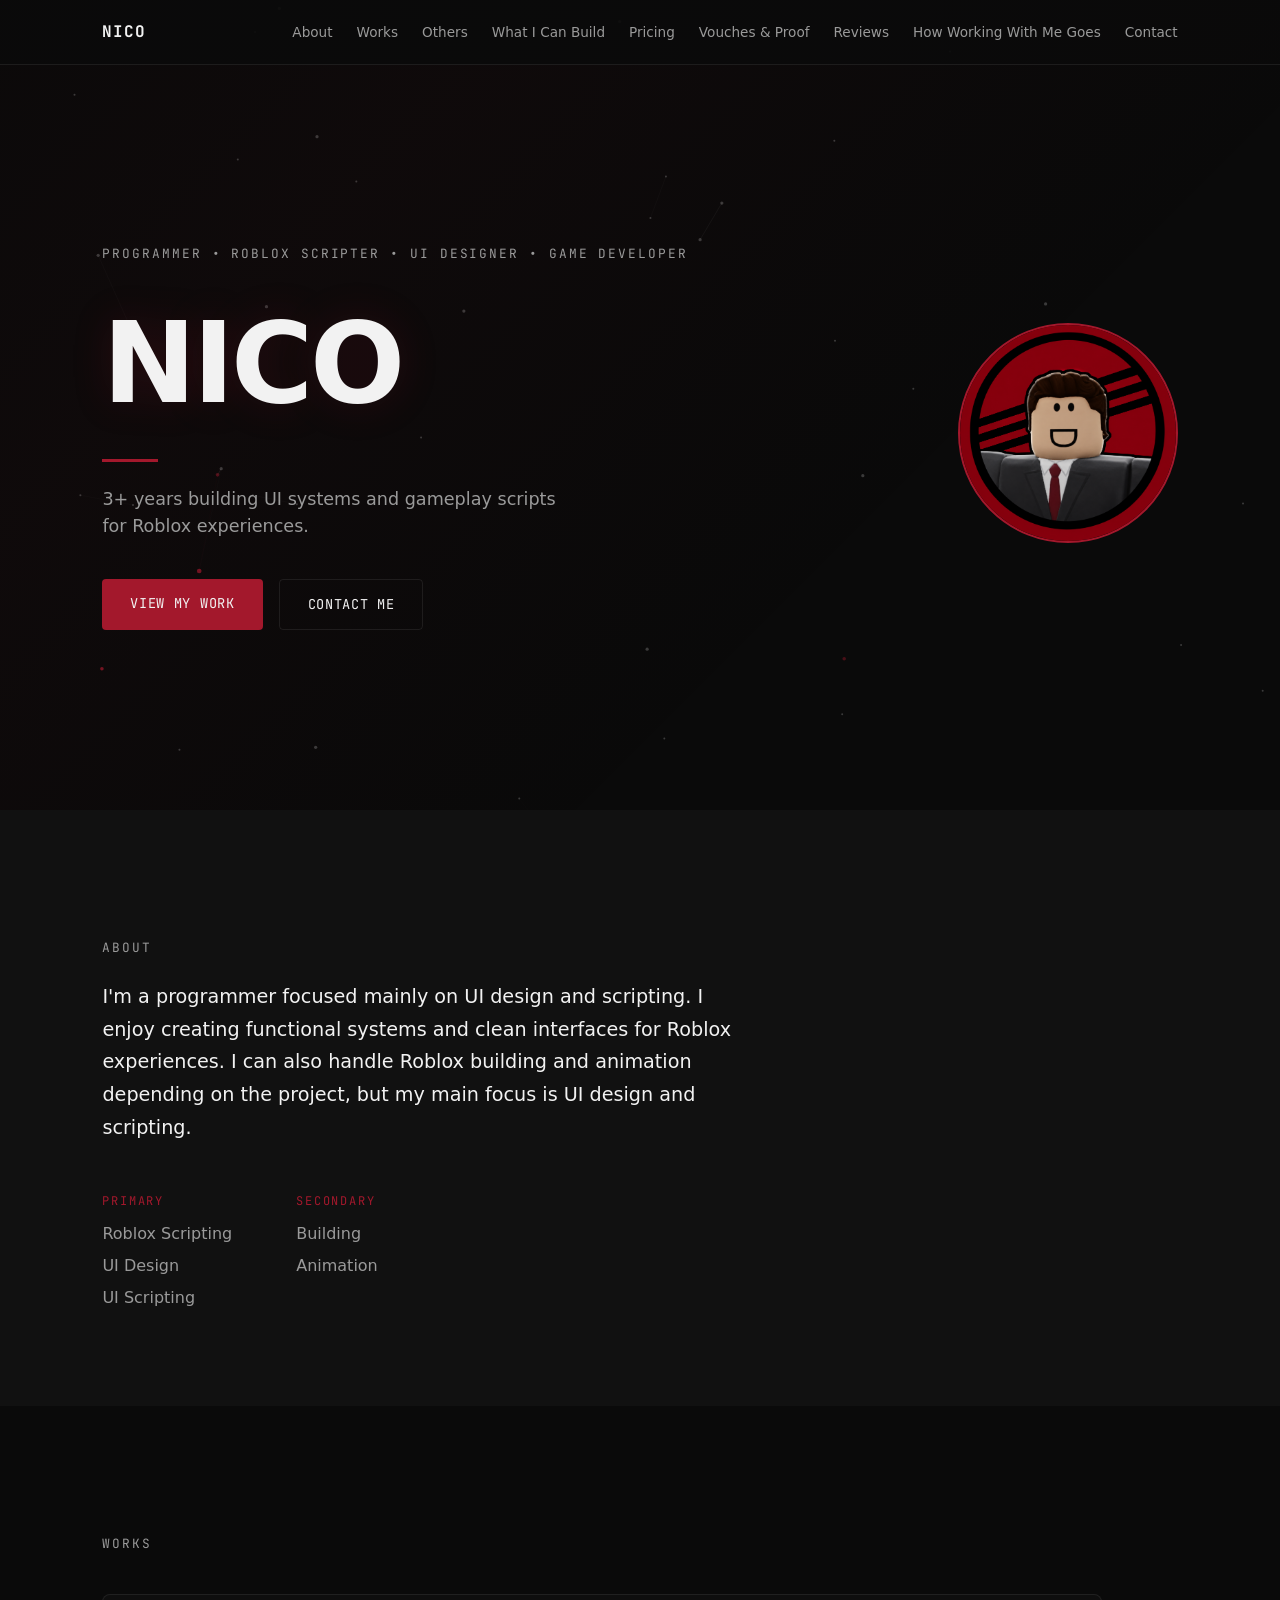
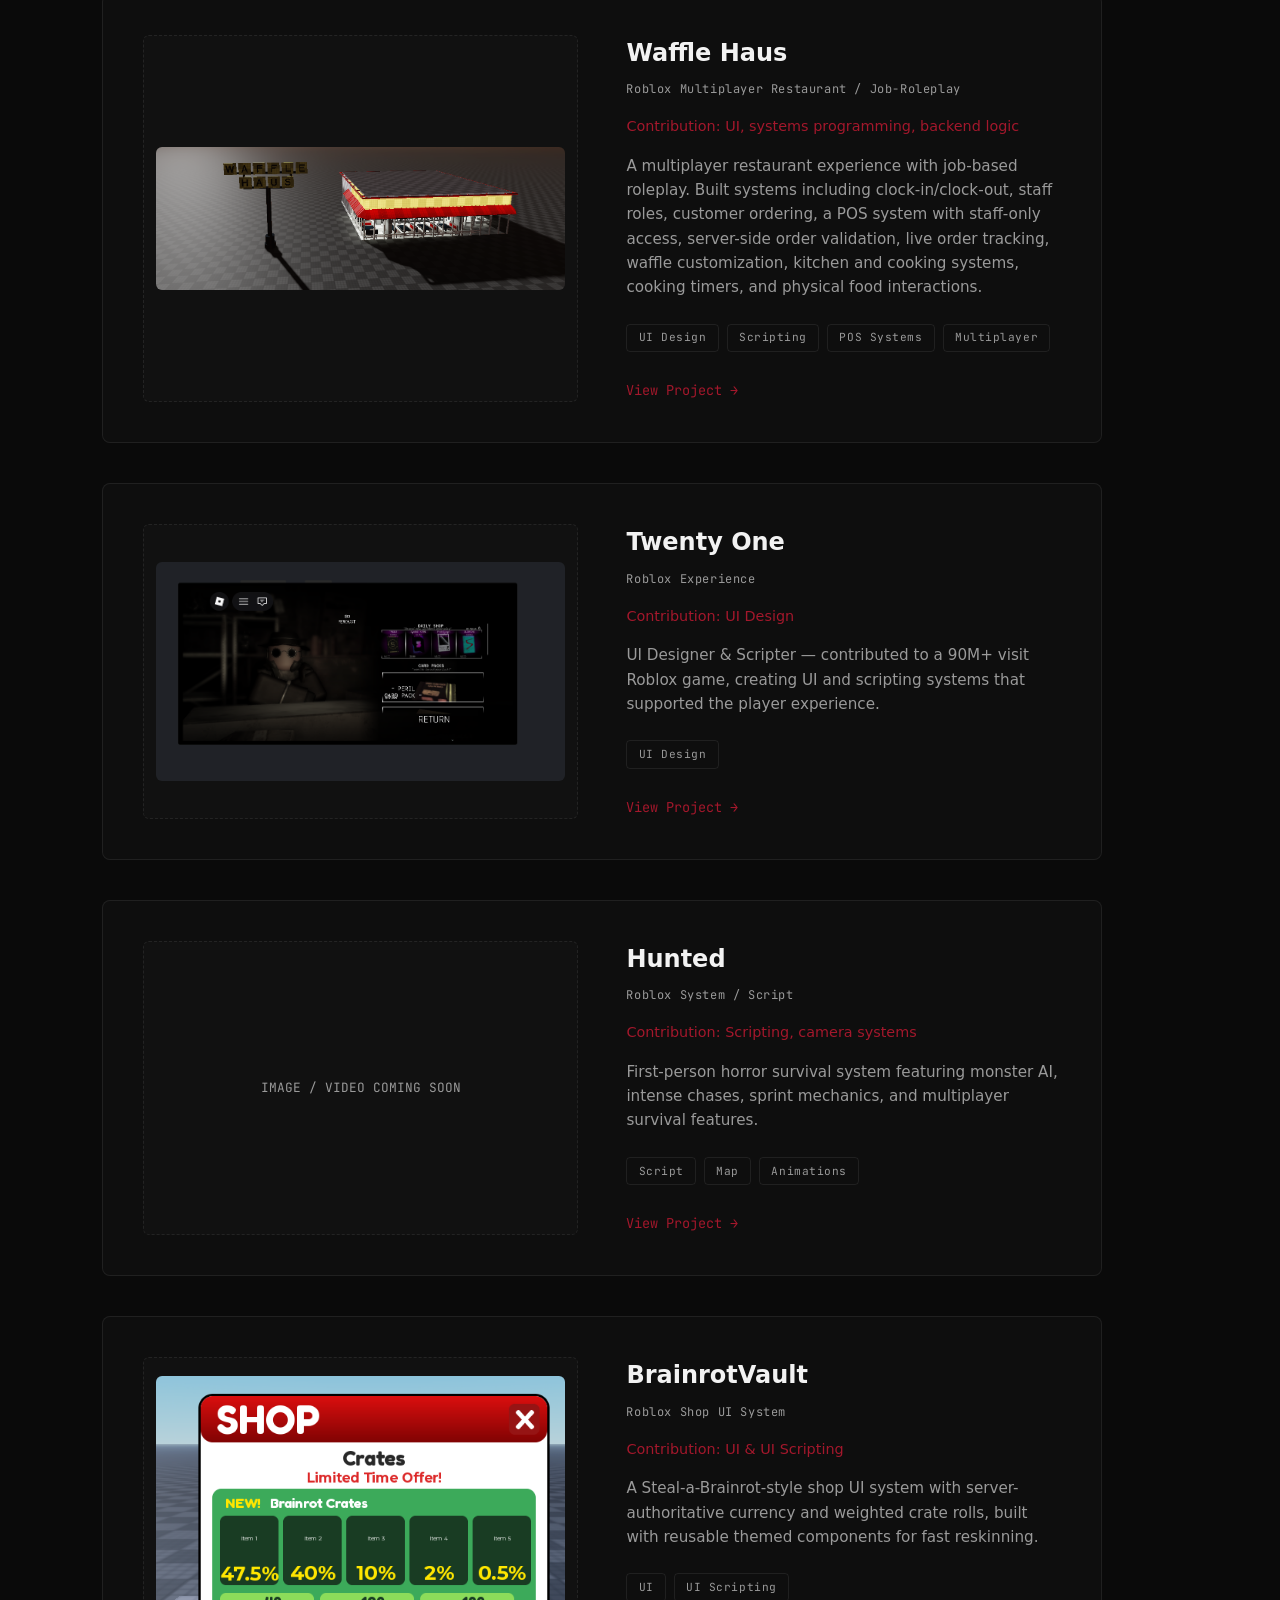
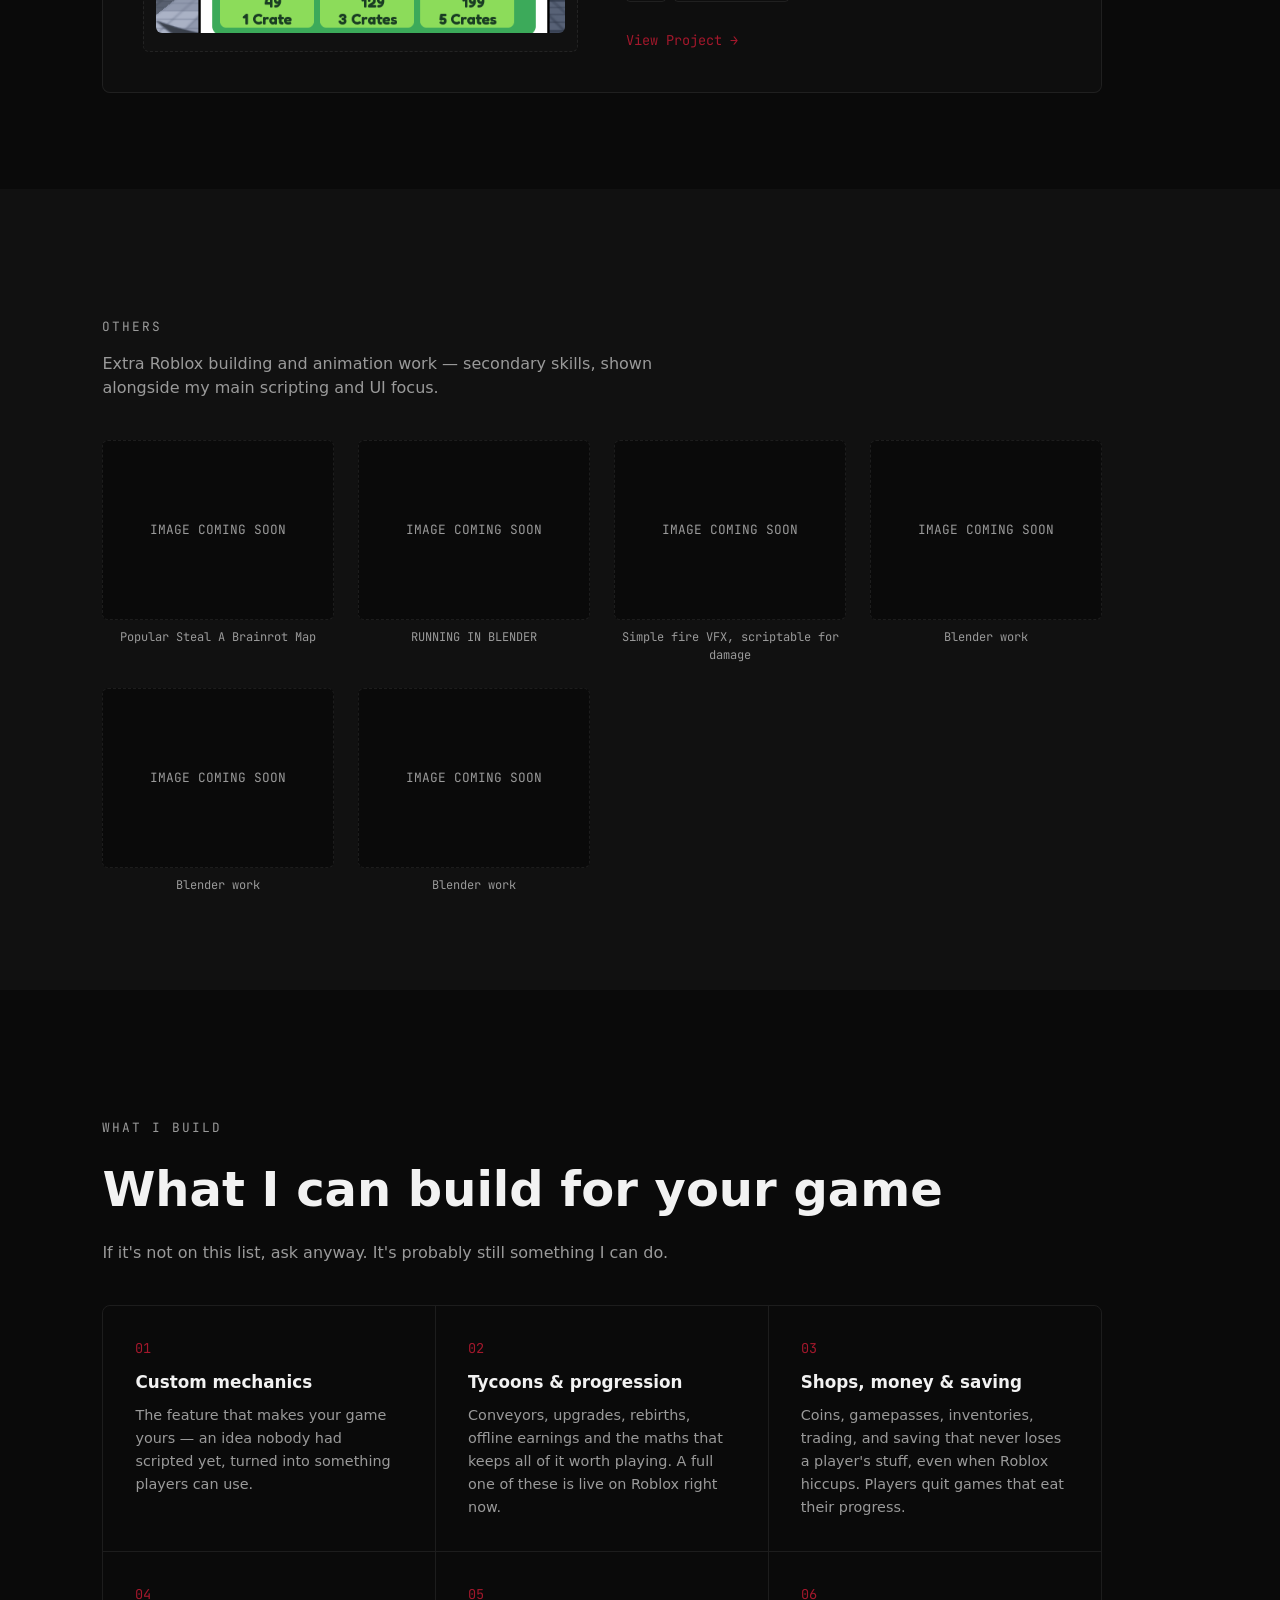
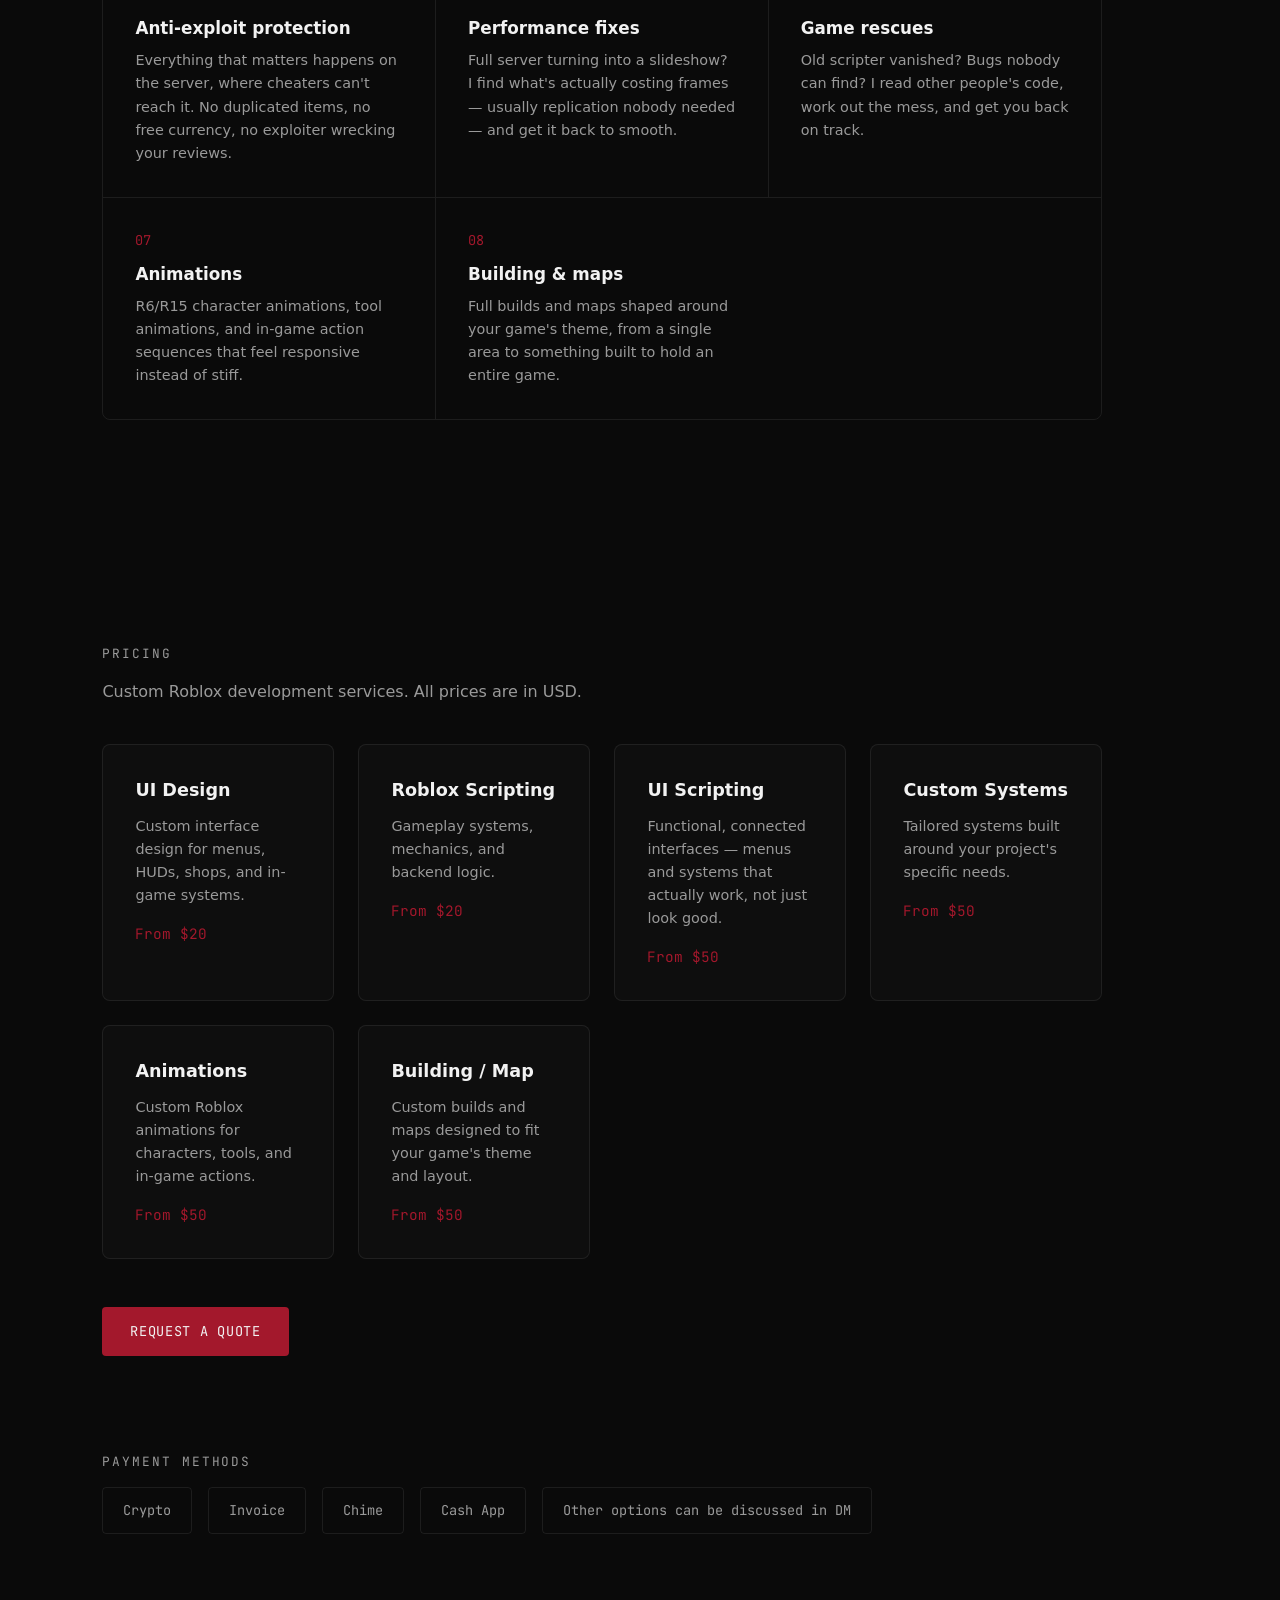
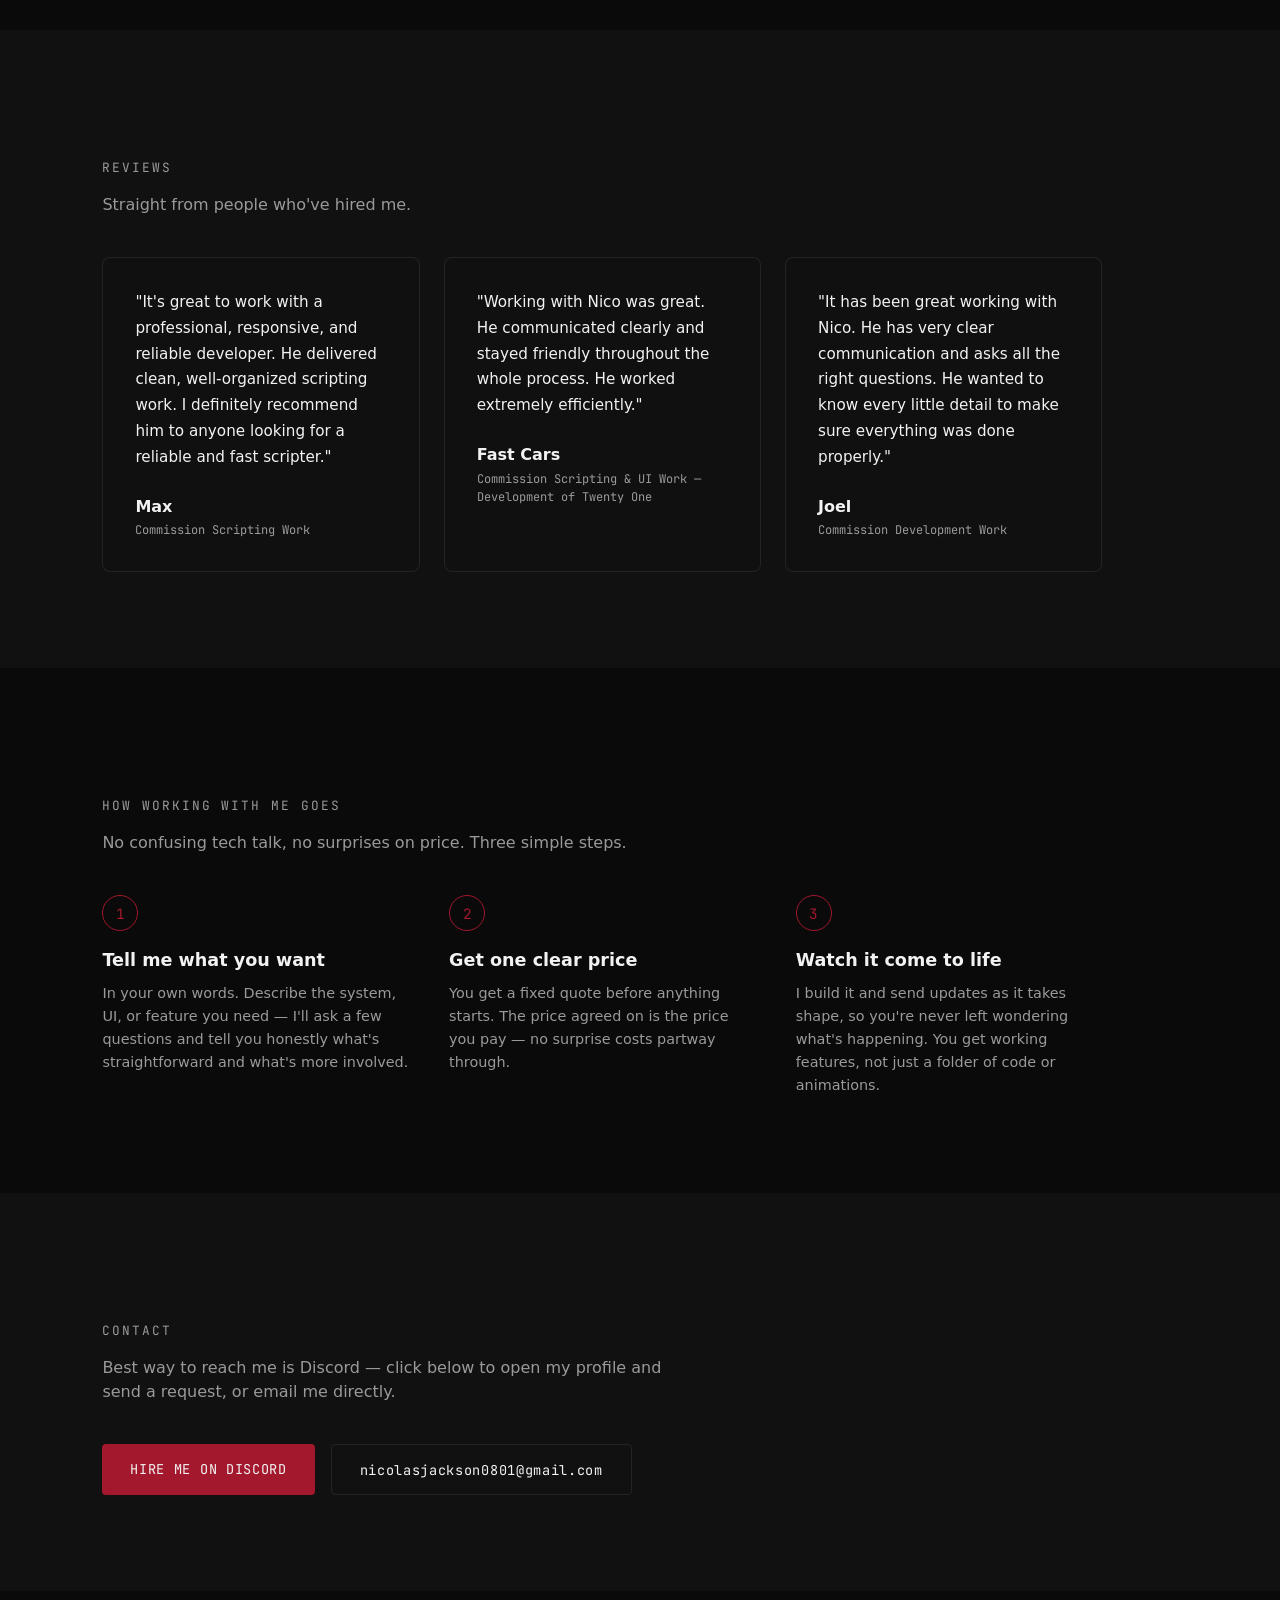
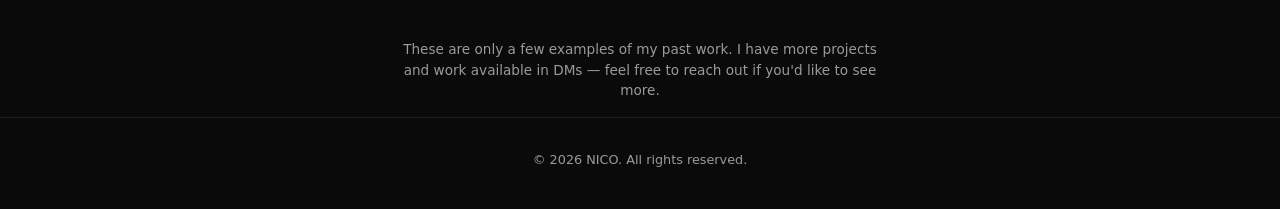
<file: index.html>
<!DOCTYPE html>
<html lang="en">
<head>
  <meta charset="UTF-8">
  <meta name="viewport" content="width=device-width, initial-scale=1.0">
  <title>NICO — Roblox Developer</title>
  <link rel="preconnect" href="https://api.fontshare.com">
  <link rel="preconnect" href="https://fonts.googleapis.com">
  <link rel="preconnect" href="https://fonts.gstatic.com" crossorigin>
  <link href="https://api.fontshare.com/v2/css?f[]=general-sans@400,500,600,700&display=swap" rel="stylesheet">
    <link href="https://fonts.googleapis.com/css2?family=JetBrains+Mono:wght@400;500&display=swap" rel="stylesheet">
  <link rel="stylesheet" href="css/style.css">
</head>
<body>

  <canvas id="bg-canvas"></canvas>

  <nav class="navbar">
    <a href="#home" class="nav-logo">NICO</a>
    <button class="nav-toggle" type="button" aria-label="Toggle menu">
      <span></span><span></span><span></span>
    </button>
    <div class="nav-links">
      <a href="#about">About</a>
      <a href="#works">Works</a>
      <a href="#builds">Others</a>
      <a href="#what-i-build">What I Can Build</a>
      <a href="#pricing">Pricing</a>
      <a href="proof.html">Vouches &amp; Proof</a>
      <a href="#reviews">Reviews</a>
      <a href="#how-it-works">How Working With Me Goes</a>
      <a href="#contact">Contact</a>
    </div>
  </nav>

  <header id="home">
    <div class="home-inner">
      <div class="home-content">
        <p class="eyebrow">PROGRAMMER • ROBLOX SCRIPTER • UI DESIGNER • GAME DEVELOPER</p>
        <h1 class="home-title">NICO</h1>
        <span class="home-title-accent"></span>
        <p class="home-subtitle">3+ years building UI systems and gameplay scripts for Roblox experiences.</p>
        <div class="home-buttons">
          <a href="#works" class="btn btn-primary">VIEW MY WORK</a>
          <a href="#contact" class="btn btn-secondary">CONTACT ME</a>
        </div>
      </div>
      <div class="home-visual">
        <img id="profile-pic" src="assets/images/profile.png" alt="NICO profile picture" class="profile-pic">
      </div>
    </div>
  </header>

  <section id="about" class="reveal">
    <div class="section-inner">
      <p class="eyebrow">ABOUT</p>
      <p class="about-bio">
        I'm a programmer focused mainly on UI design and scripting. I enjoy creating functional systems and clean interfaces for Roblox experiences. I can also handle Roblox building and animation depending on the project, but my main focus is UI design and scripting.
      </p>
      <div class="about-specialties">
        <div class="specialty-group">
          <p class="specialty-label">PRIMARY</p>
          <ul class="specialty-list">
            <li>Roblox Scripting</li>
            <li>UI Design</li>
            <li>UI Scripting</li>
          </ul>
        </div>
        <div class="specialty-group">
          <p class="specialty-label">SECONDARY</p>
          <ul class="specialty-list">
            <li>Building</li>
            <li>Animation</li>
          </ul>
        </div>
      </div>
    </div>
  </section>

  <section id="works" class="reveal">
    <div class="section-inner-wide">
      <p class="eyebrow">WORKS</p>
      <div id="works-container"></div>
    </div>
  </section>

  <section id="builds" class="reveal">
    <div class="section-inner-wide">
      <p class="eyebrow">OTHERS</p>
      <p class="section-note">Extra Roblox building and animation work — secondary skills, shown alongside my main scripting and UI focus.</p>
      <div class="builds-grid" id="builds-container"></div>
    </div>
  </section>

  <section id="what-i-build" class="reveal">
    <div class="section-inner-wide">
      <p class="eyebrow">WHAT I BUILD</p>
      <h2 class="proof-title">What I can build for your game</h2>
      <p class="section-note">If it's not on this list, ask anyway. It's probably still something I can do.</p>
      <div class="build-types-box">
        <div class="build-type-item">
          <p class="build-type-number">01</p>
          <h3 class="build-type-title">Custom mechanics</h3>
          <p class="build-type-desc">The feature that makes your game yours — an idea nobody had scripted yet, turned into something players can use.</p>
        </div>
        <div class="build-type-item">
          <p class="build-type-number">02</p>
          <h3 class="build-type-title">Tycoons &amp; progression</h3>
          <p class="build-type-desc">Conveyors, upgrades, rebirths, offline earnings and the maths that keeps all of it worth playing. A full one of these is live on Roblox right now.</p>
        </div>
        <div class="build-type-item">
          <p class="build-type-number">03</p>
          <h3 class="build-type-title">Shops, money &amp; saving</h3>
          <p class="build-type-desc">Coins, gamepasses, inventories, trading, and saving that never loses a player's stuff, even when Roblox hiccups. Players quit games that eat their progress.</p>
        </div>
        <div class="build-type-item">
          <p class="build-type-number">04</p>
          <h3 class="build-type-title">Anti-exploit protection</h3>
          <p class="build-type-desc">Everything that matters happens on the server, where cheaters can't reach it. No duplicated items, no free currency, no exploiter wrecking your reviews.</p>
        </div>
        <div class="build-type-item">
          <p class="build-type-number">05</p>
          <h3 class="build-type-title">Performance fixes</h3>
          <p class="build-type-desc">Full server turning into a slideshow? I find what's actually costing frames — usually replication nobody needed — and get it back to smooth.</p>
        </div>
                <div class="build-type-item">
          <p class="build-type-number">06</p>
          <h3 class="build-type-title">Game rescues</h3>
          <p class="build-type-desc">Old scripter vanished? Bugs nobody can find? I read other people's code, work out the mess, and get you back on track.</p>
        </div>
        <div class="build-type-item">
          <p class="build-type-number">07</p>
          <h3 class="build-type-title">Animations</h3>
          <p class="build-type-desc">R6/R15 character animations, tool animations, and in-game action sequences that feel responsive instead of stiff.</p>
        </div>
        <div class="build-type-item">
          <p class="build-type-number">08</p>
          <h3 class="build-type-title">Building &amp; maps</h3>
          <p class="build-type-desc">Full builds and maps shaped around your game's theme, from a single area to something built to hold an entire game.</p>
        </div>
      </div>
      </div>
    </div>
  </section>

  <section id="pricing" class="reveal">
    <div class="section-inner-wide">
      <p class="eyebrow">PRICING</p>
      <p class="section-note">Custom Roblox development services. All prices are in USD.</p>
      <div class="pricing-grid">
        <div class="pricing-card">
          <h3 class="pricing-title">UI Design</h3>
          <p class="pricing-desc">Custom interface design for menus, HUDs, shops, and in-game systems.</p>
          <p class="pricing-price">From $20</p>
        </div>
        <div class="pricing-card">
          <h3 class="pricing-title">Roblox Scripting</h3>
          <p class="pricing-desc">Gameplay systems, mechanics, and backend logic.</p>
          <p class="pricing-price">From $20</p>
        </div>
        <div class="pricing-card">
          <h3 class="pricing-title">UI Scripting</h3>
          <p class="pricing-desc">Functional, connected interfaces — menus and systems that actually work, not just look good.</p>
          <p class="pricing-price">From $50</p>
        </div>
                <div class="pricing-card">
          <h3 class="pricing-title">Custom Systems</h3>
          <p class="pricing-desc">Tailored systems built around your project's specific needs.</p>
          <p class="pricing-price">From $50</p>
        </div>
        <div class="pricing-card">
          <h3 class="pricing-title">Animations</h3>
          <p class="pricing-desc">Custom Roblox animations for characters, tools, and in-game actions.</p>
          <p class="pricing-price">From $50</p>
        </div>
        <div class="pricing-card">
          <h3 class="pricing-title">Building / Map</h3>
          <p class="pricing-desc">Custom builds and maps designed to fit your game's theme and layout.</p>
          <p class="pricing-price">From $50</p>
        </div>
      </div>
      <a href="#contact" class="btn btn-primary">REQUEST A QUOTE</a>
    </div>
  </section>

  <section id="payment-methods" class="reveal">
    <div class="section-inner-wide">
      <p class="eyebrow">PAYMENT METHODS</p>
      <div class="payment-grid">
        <span class="payment-item">Crypto</span>
        <span class="payment-item">Invoice</span>
        <span class="payment-item">Chime</span>
        <span class="payment-item">Cash App</span>
        <span class="payment-item">Other options can be discussed in DM</span>
      </div>
    </div>
  </section>

  <section id="reviews" class="reveal">
    <div class="section-inner-wide">
      <p class="eyebrow">REVIEWS</p>
      <p class="section-note">Straight from people who've hired me.</p>
      <div class="reviews-grid" id="reviews-container"></div>
    </div>
  </section>

  <section id="how-it-works" class="reveal">
    <div class="section-inner-wide">
      <p class="eyebrow">HOW WORKING WITH ME GOES</p>
      <p class="section-note">No confusing tech talk, no surprises on price. Three simple steps.</p>
      <div class="steps-grid">
        <div class="step-item">
          <span class="step-number">1</span>
          <h3 class="step-title">Tell me what you want</h3>
          <p class="step-desc">In your own words. Describe the system, UI, or feature you need — I'll ask a few questions and tell you honestly what's straightforward and what's more involved.</p>
        </div>
        <div class="step-item">
          <span class="step-number">2</span>
          <h3 class="step-title">Get one clear price</h3>
          <p class="step-desc">You get a fixed quote before anything starts. The price agreed on is the price you pay — no surprise costs partway through.</p>
        </div>
        <div class="step-item">
          <span class="step-number">3</span>
          <h3 class="step-title">Watch it come to life</h3>
          <p class="step-desc">I build it and send updates as it takes shape, so you're never left wondering what's happening. You get working features, not just a folder of code or animations.</p>
        </div>
      </div>
    </div>
  </section>

  <section id="contact" class="reveal">
    <div class="section-inner">
      <p class="eyebrow">CONTACT</p>
      <p class="section-note">Best way to reach me is Discord — click below to open my profile and send a request, or email me directly.</p>
      <div class="contact-links">
        <a href="https://discord.com/users/1381666139465318480" class="btn btn-primary" target="_blank" rel="noopener">HIRE ME ON DISCORD</a>
        <a href="mailto:nicolasjackson0801@gmail.com" class="btn btn-secondary">nicolasjackson0801@gmail.com</a>
      </div>
    </div>
  </section>

  <p class="final-note">These are only a few examples of my past work. I have more projects and work available in DMs — feel free to reach out if you'd like to see more.</p>

  <footer class="site-footer"><p>© 2026 NICO. All rights reserved.</p></footer>

  <script src="js/builds-data.js"></script>
  <script src="js/projects-data.js"></script>
  <script src="js/vouches-data.js"></script>
  <script src="js/reviews-data.js"></script>
  <script src="js/main.js"></script>
</body>
</html>
</file>
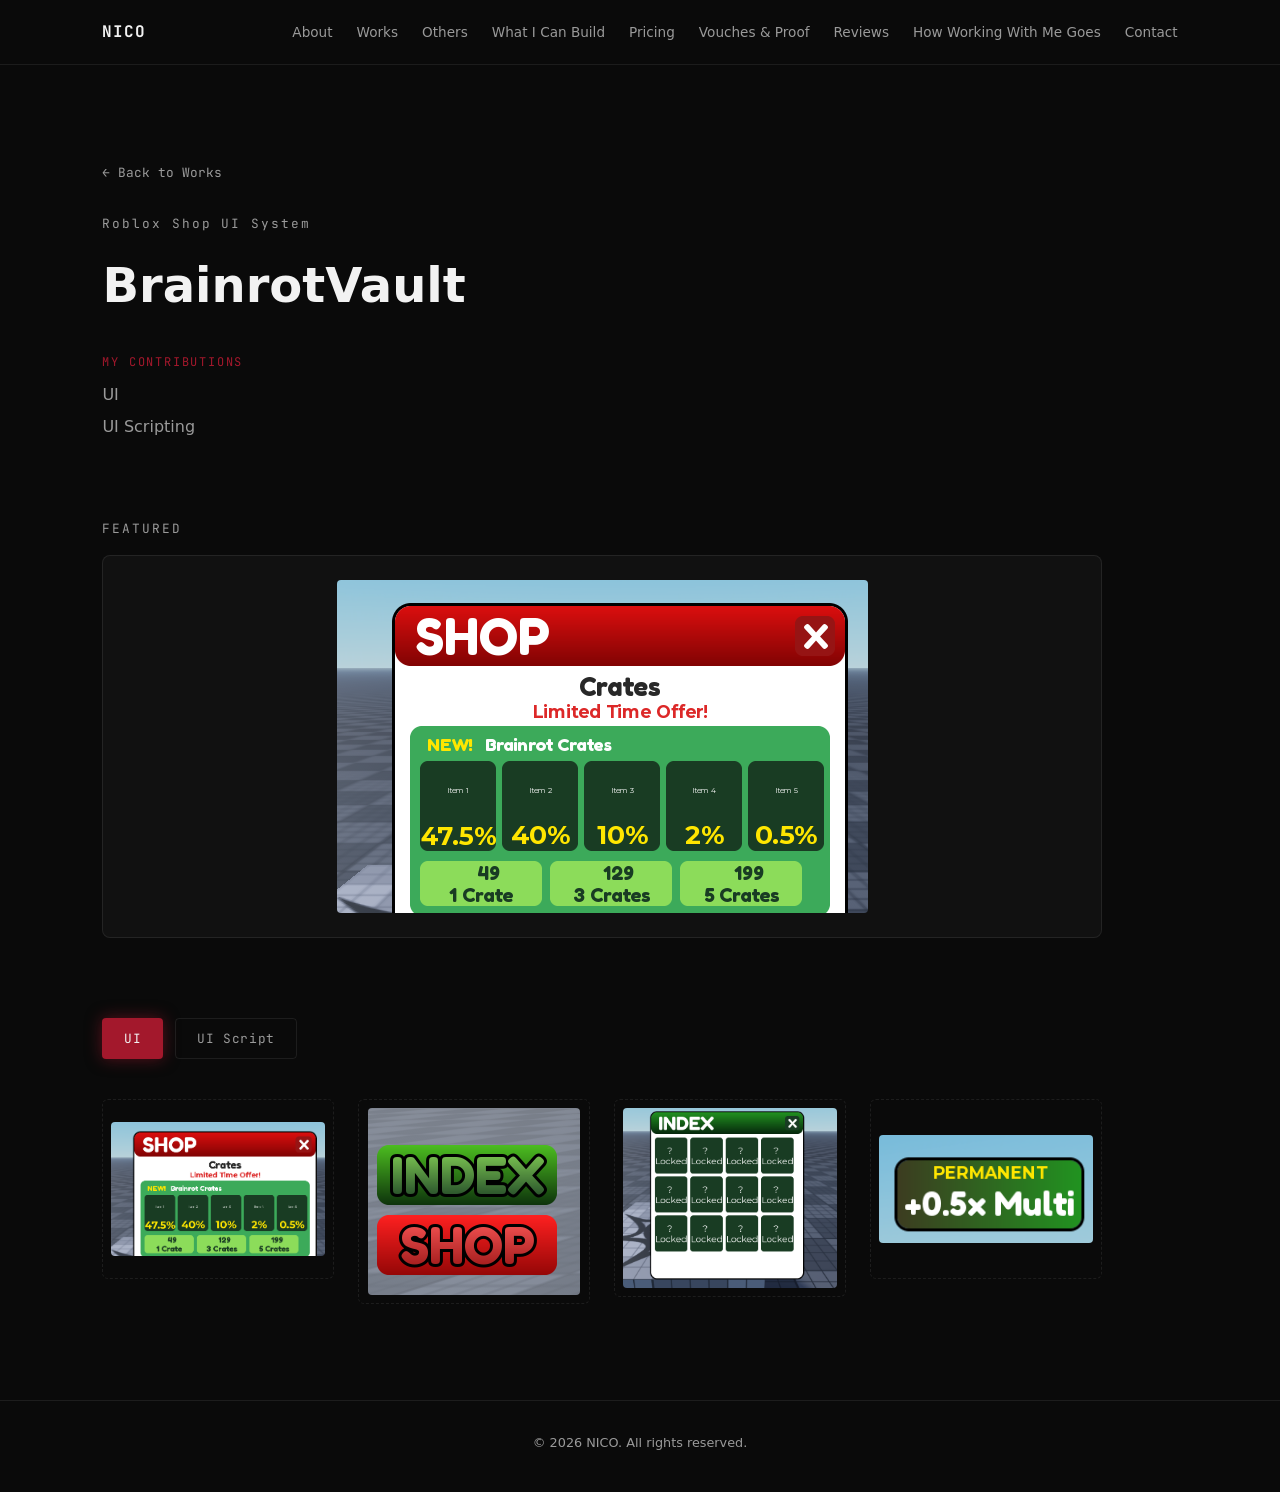
<file: brainrotvault.html>
<!DOCTYPE html>
<html lang="en">
<head>
  <meta charset="UTF-8">
  <meta name="viewport" content="width=device-width, initial-scale=1.0">
    <title>BrainrotVault — NICO</title>
   <link rel="preconnect" href="https://api.fontshare.com">
  <link rel="preconnect" href="https://fonts.googleapis.com">
  <link rel="preconnect" href="https://fonts.gstatic.com" crossorigin>
    <link href="https://fonts.googleapis.com/css2?family=JetBrains+Mono:wght@400;500&display=swap" rel="stylesheet">
  <link rel="stylesheet" href="css/style.css">
</head>
<body>

  <canvas id="bg-canvas"></canvas>

      <nav class="navbar">
    <a href="index.html#home" class="nav-logo">NICO</a>
    <button class="nav-toggle" type="button" aria-label="Toggle menu">
      <span></span><span></span><span></span>
    </button>
    <div class="nav-links">
      <a href="index.html#about">About</a>
      <a href="index.html#works">Works</a>
      <a href="index.html#builds">Others</a>
      <a href="index.html#what-i-build">What I Can Build</a>
      <a href="index.html#pricing">Pricing</a>
      <a href="proof.html">Vouches &amp; Proof</a>
      <a href="index.html#reviews">Reviews</a>
      <a href="index.html#how-it-works">How Working With Me Goes</a>
      <a href="index.html#contact">Contact</a>
    </div>
  </nav>
  <main>
    <section class="project-page-hero">
      <div class="section-inner-wide">
        <a href="index.html#works" class="back-link">← Back to Works</a>
        <p class="eyebrow" id="project-type-label"></p>
        <h1 class="proof-title" id="project-title"></h1>
        <div class="contrib-block">
          <p class="specialty-label">MY CONTRIBUTIONS</p>
          <ul class="specialty-list" id="project-contrib-list"></ul>
        </div>
        <div id="project-external-link" class="project-external-link"></div>
      </div>
    </section>

    <section class="featured-section">
      <div class="section-inner-wide">
        <p class="eyebrow">FEATURED</p>
        <div id="featured-media" class="featured-media"></div>
      </div>
    </section>

    <section class="project-page-categories">
      <div class="section-inner-wide">
        <div id="category-tabs" class="category-tabs"></div>
        <div id="category-media" class="builds-grid"></div>
      </div>
    </section>
  </main>

  <footer class="site-footer"><p>© 2026 NICO. All rights reserved.</p></footer>

    <script src="js/brainrotvault-data.js"></script>
  <script src="js/project-page.js"></script>
</body>
</html>
</file>
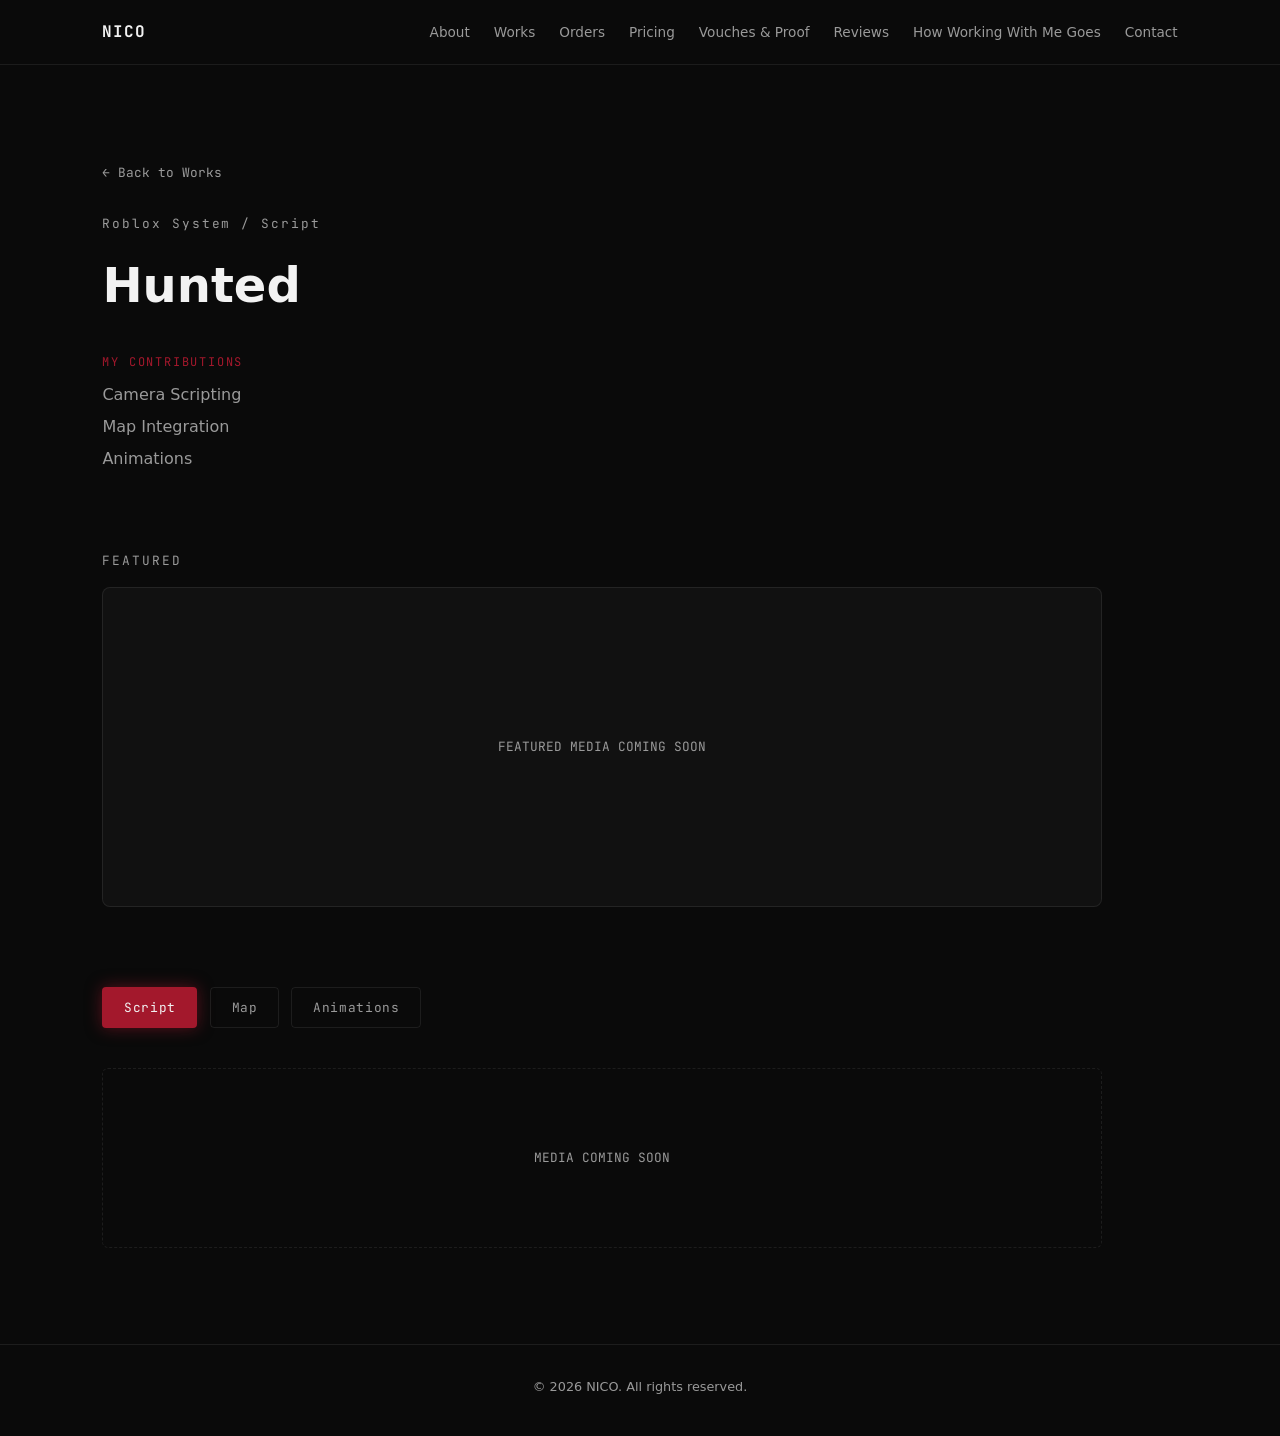
<file: first-person-system.html>
<!DOCTYPE html>
<html lang="en">
<head>
  <meta charset="UTF-8">
  <meta name="viewport" content="width=device-width, initial-scale=1.0">
  <title>Hunted — NICO</title>
  <link rel="preconnect" href="https://api.fontshare.com">
  <link rel="preconnect" href="https://fonts.googleapis.com">
  <link rel="preconnect" href="https://fonts.gstatic.com" crossorigin>
    <link href="https://fonts.googleapis.com/css2?family=JetBrains+Mono:wght@400;500&display=swap" rel="stylesheet">
  <link rel="stylesheet" href="css/style.css">
</head>
<body>

  <canvas id="bg-canvas"></canvas>

    <nav class="navbar">
    <a href="index.html#home" class="nav-logo">NICO</a>
    <button class="nav-toggle" type="button" aria-label="Toggle menu">
      <span></span><span></span><span></span>
    </button>
    <div class="nav-links">
      <a href="index.html#about">About</a>
      <a href="index.html#works">Works</a>
      <a href="index.html#builds">Orders</a>
      <a href="index.html#pricing">Pricing</a>
      <a href="proof.html">Vouches &amp; Proof</a>
      <a href="index.html#reviews">Reviews</a>
      <a href="index.html#how-it-works">How Working With Me Goes</a>
      <a href="index.html#contact">Contact</a>
    </div>
  </nav>

  <main>
    <section class="project-page-hero">
      <div class="section-inner-wide">
        <a href="index.html#works" class="back-link">← Back to Works</a>
        <p class="eyebrow" id="project-type-label"></p>
        <h1 class="proof-title" id="project-title"></h1>
        <div class="contrib-block">
          <p class="specialty-label">MY CONTRIBUTIONS</p>
          <ul class="specialty-list" id="project-contrib-list"></ul>
        </div>
        <div id="project-external-link" class="project-external-link"></div>
      </div>
    </section>

    <section class="featured-section">
      <div class="section-inner-wide">
        <p class="eyebrow">FEATURED</p>
        <div id="featured-media" class="featured-media"></div>
      </div>
    </section>

    <section class="project-page-categories">
      <div class="section-inner-wide">
        <div id="category-tabs" class="category-tabs"></div>
        <div id="category-media" class="builds-grid"></div>
      </div>
    </section>
  </main>

  <footer class="site-footer"><p>© 2026 NICO. All rights reserved.</p></footer>

  <script src="js/first-person-data.js"></script>
  <script src="js/project-page.js"></script>
</body>
</html>
</file>
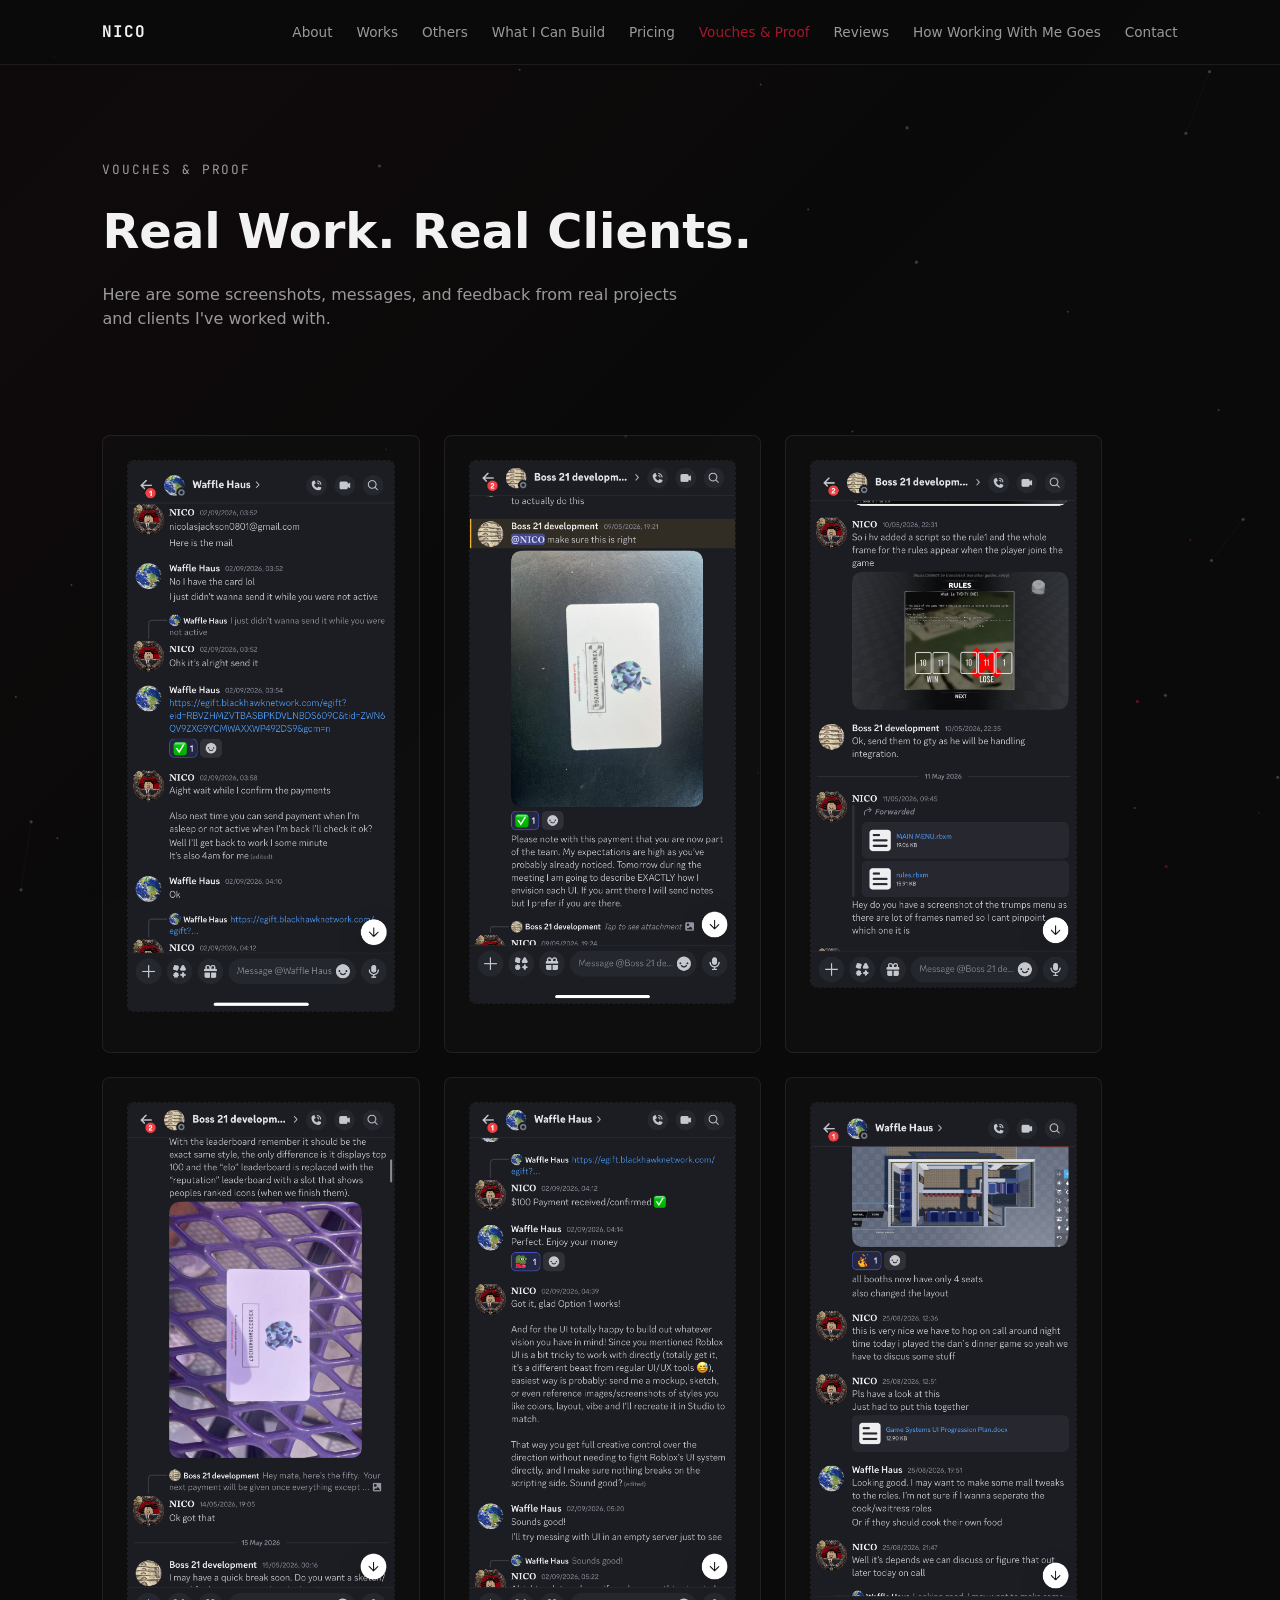
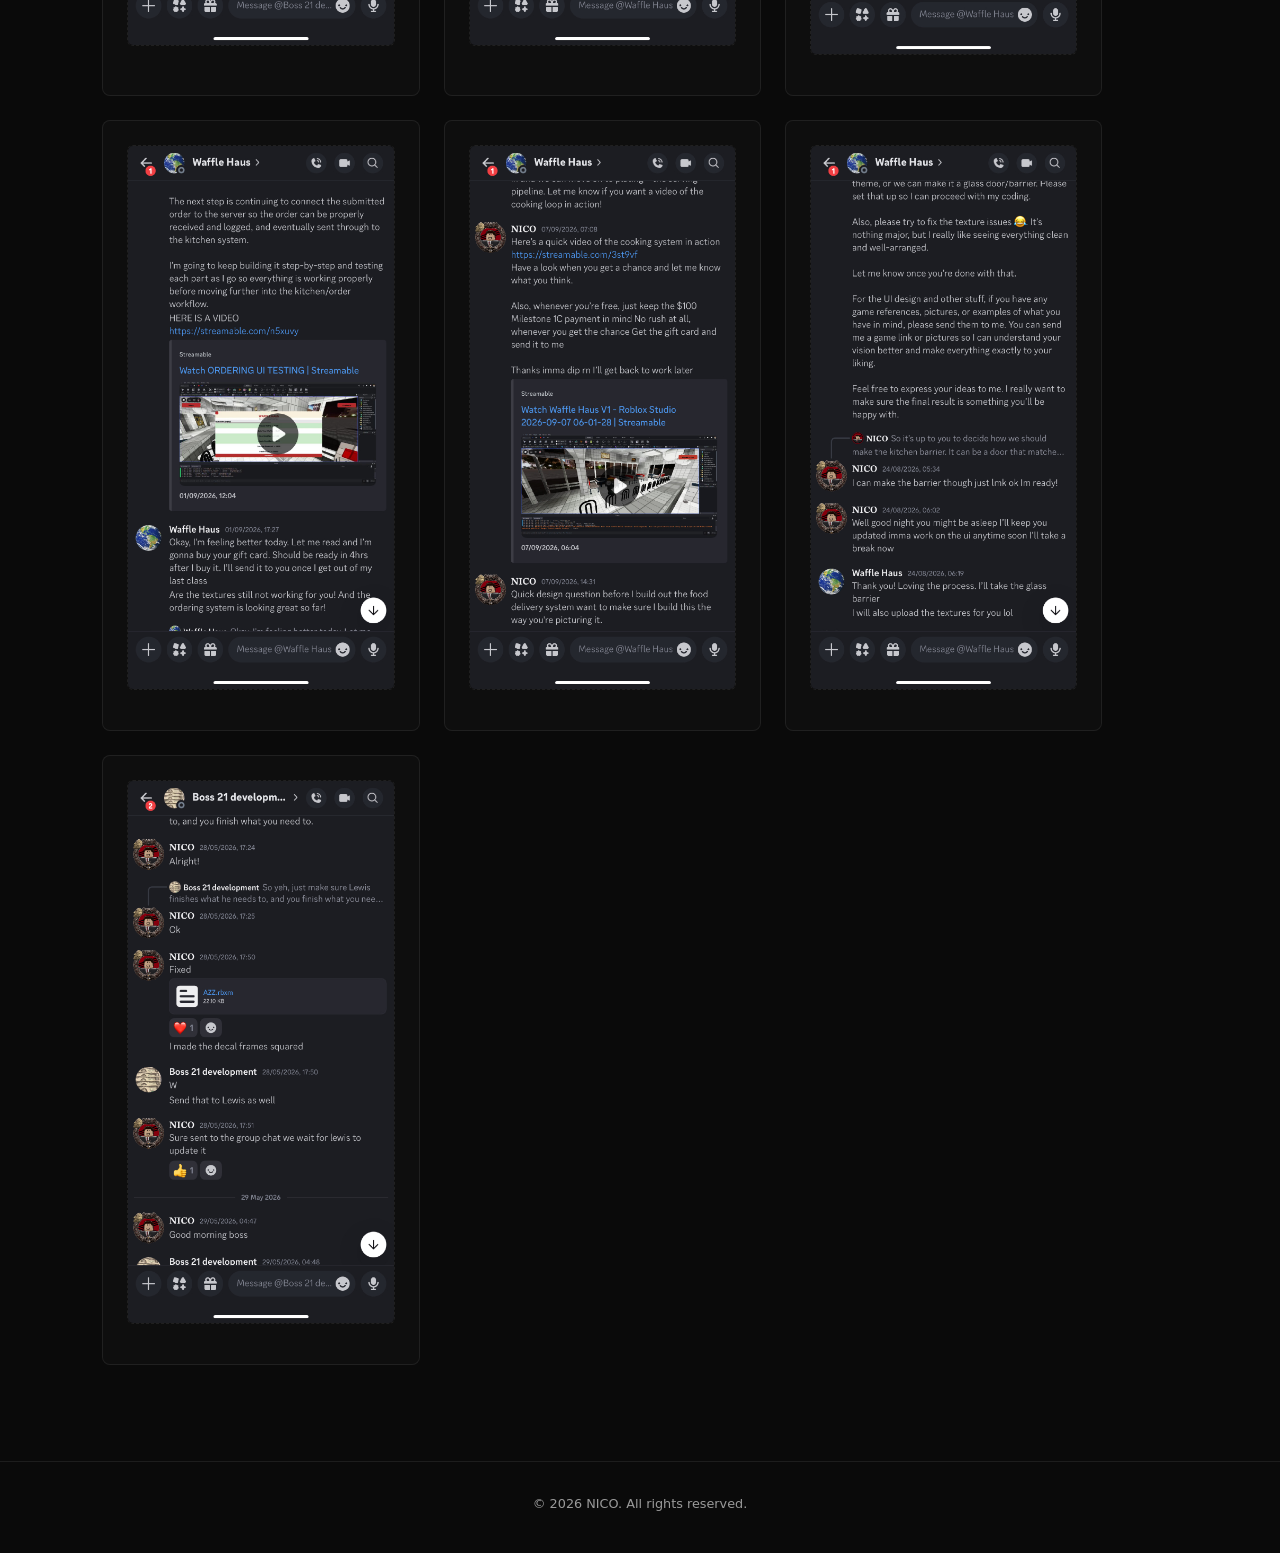
<file: proof.html>
<!DOCTYPE html>
<html lang="en">
<head>
  <meta charset="UTF-8">
  <meta name="viewport" content="width=device-width, initial-scale=1.0">
  <title>Vouches & Proof — NICO</title>
    <link rel="preconnect" href="https://api.fontshare.com">
  <link rel="preconnect" href="https://fonts.googleapis.com">
  <link rel="preconnect" href="https://fonts.gstatic.com" crossorigin>
  <link href="https://api.fontshare.com/v2/css?f[]=general-sans@400,500,600,700&display=swap" rel="stylesheet">
    <link href="https://fonts.googleapis.com/css2?family=JetBrains+Mono:wght@400;500&display=swap" rel="stylesheet">
  <link rel="stylesheet" href="css/style.css">
</head>

  <canvas id="bg-canvas"></canvas>

      <nav class="navbar">
    <a href="index.html#home" class="nav-logo">NICO</a>
    <button class="nav-toggle" type="button" aria-label="Toggle menu">
      <span></span><span></span><span></span>
    </button>
    <div class="nav-links">
      <a href="index.html#about">About</a>
      <a href="index.html#works">Works</a>
      <a href="index.html#builds">Others</a>
      <a href="index.html#what-i-build">What I Can Build</a>
      <a href="index.html#pricing">Pricing</a>
      <a href="proof.html" style="color: var(--color-crimson);">Vouches &amp; Proof</a>
      <a href="index.html#reviews">Reviews</a>
      <a href="index.html#how-it-works">How Working With Me Goes</a>
      <a href="index.html#contact">Contact</a>
    </div>
  </nav>
  <main>
    <section class="proof-hero">
      <div class="section-inner-wide">
        <p class="eyebrow">VOUCHES &amp; PROOF</p>
        <h1 class="proof-title">Real Work. Real Clients.</h1>
        <p class="section-note">Here are some screenshots, messages, and feedback from real projects and clients I've worked with.</p>
      </div>
    </section>

    <section class="proof-gallery">
      <div class="section-inner-wide">
        <div id="vouches-container" class="proof-grid"></div>
      </div>
    </section>
  </main>

  <footer class="site-footer"><p>© 2026 NICO. All rights reserved.</p></footer>

  <script src="js/vouches-data.js"></script>
  <script src="js/main.js"></script>
</body>
</html>
</file>
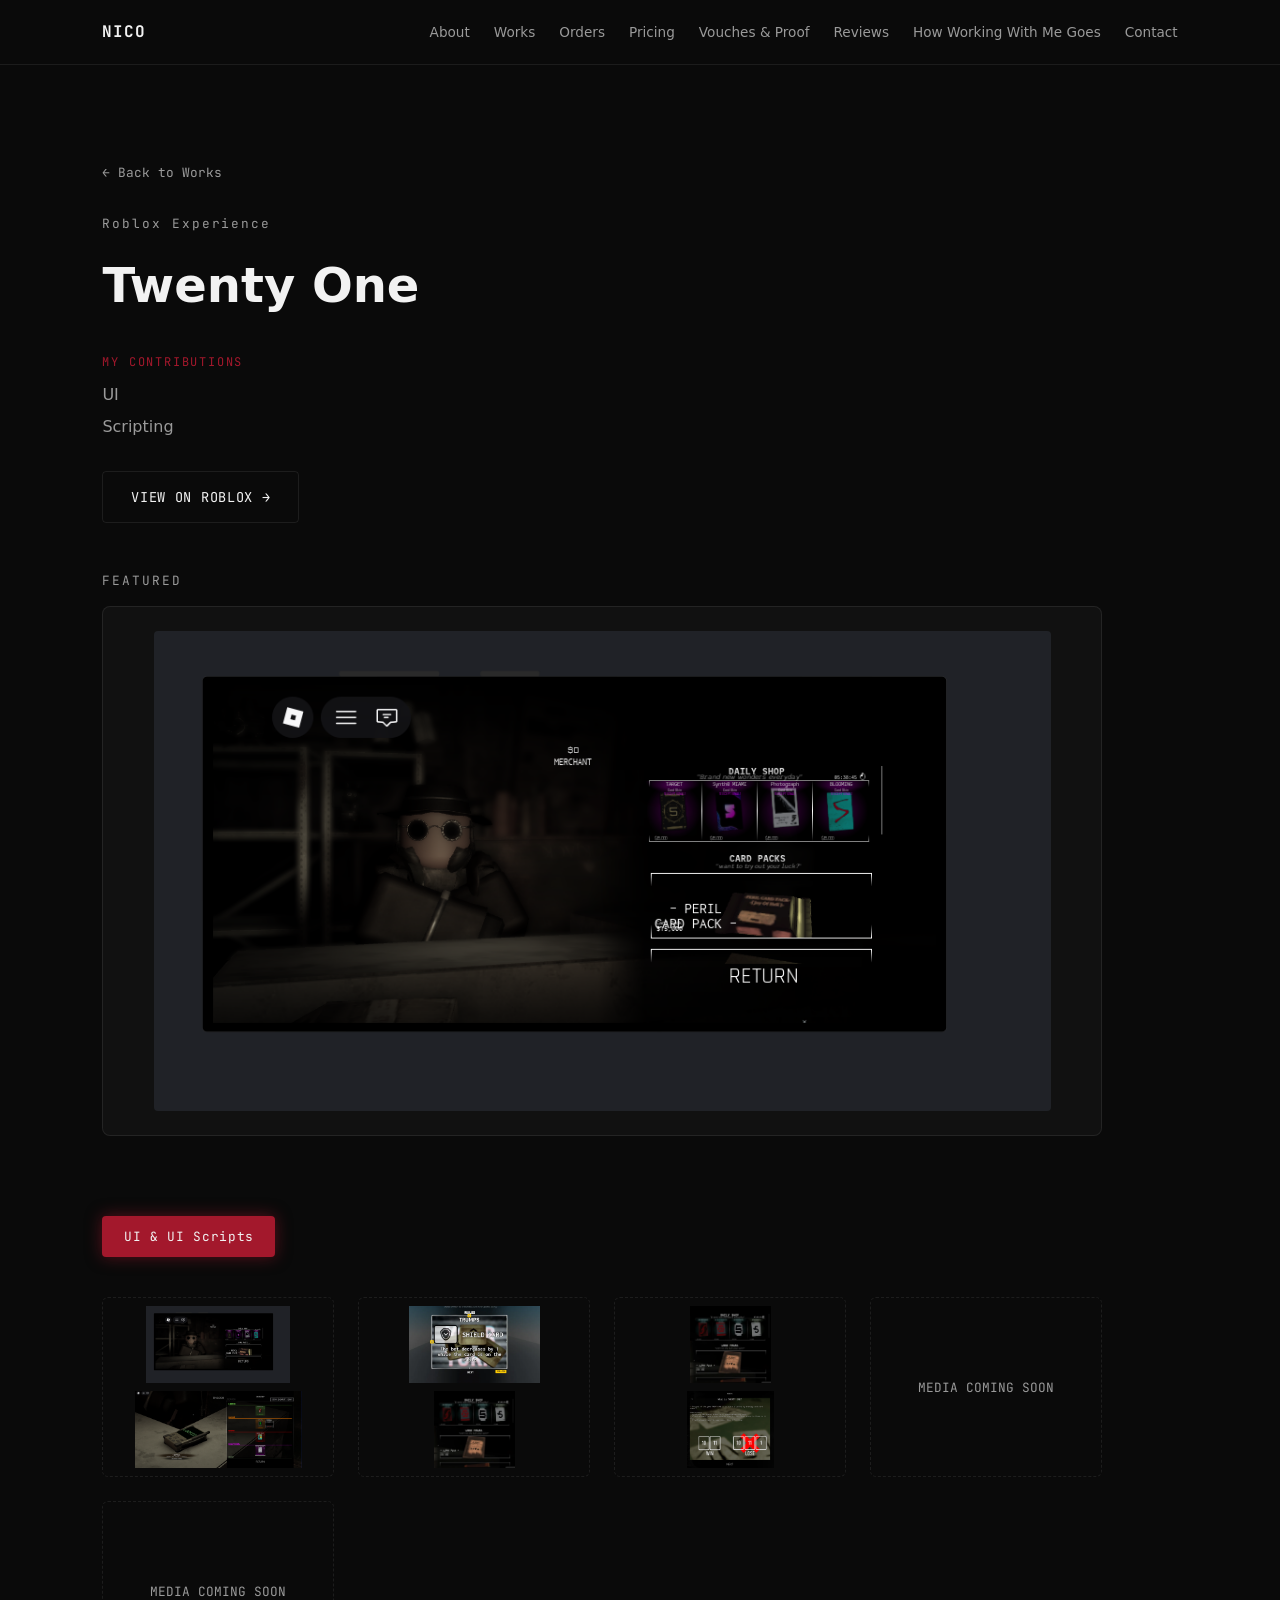
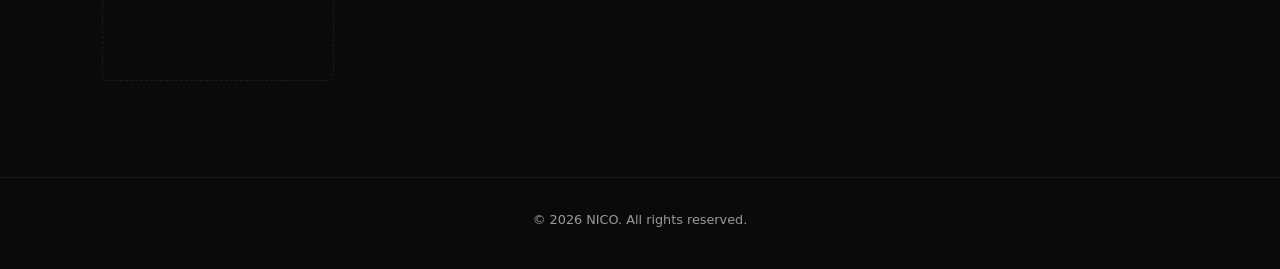
<file: twenty-one.html>
<!DOCTYPE html>
<html lang="en">
<head>
  <meta charset="UTF-8">
  <meta name="viewport" content="width=device-width, initial-scale=1.0">
  <title>Twenty One — NICO</title>
   <link rel="preconnect" href="https://api.fontshare.com">
  <link rel="preconnect" href="https://fonts.googleapis.com">
  <link rel="preconnect" href="https://fonts.gstatic.com" crossorigin>
  <link href="https://api.fontshare.com/v2/css?f[]=general-sans@400,500,600,700&display=swap" rel="stylesheet">
   <link href="https://fonts.googleapis.com/css2?family=JetBrains+Mono:wght@400;500&display=swap" rel="stylesheet">
  <link rel="stylesheet" href="css/style.css">
</head>
<body>

  <canvas id="bg-canvas"></canvas>

    <nav class="navbar">
    <a href="index.html#home" class="nav-logo">NICO</a>
    <button class="nav-toggle" type="button" aria-label="Toggle menu">
      <span></span><span></span><span></span>
    </button>
    <div class="nav-links">
      <a href="index.html#about">About</a>
      <a href="index.html#works">Works</a>
      <a href="index.html#builds">Orders</a>
      <a href="index.html#pricing">Pricing</a>
      <a href="proof.html">Vouches &amp; Proof</a>
      <a href="index.html#reviews">Reviews</a>
      <a href="index.html#how-it-works">How Working With Me Goes</a>
      <a href="index.html#contact">Contact</a>
    </div>
  </nav>
  <main>
    <section class="project-page-hero">
      <div class="section-inner-wide">
        <a href="index.html#works" class="back-link">← Back to Works</a>
        <p class="eyebrow" id="project-type-label"></p>
        <h1 class="proof-title" id="project-title"></h1>
        <div class="contrib-block">
          <p class="specialty-label">MY CONTRIBUTIONS</p>
          <ul class="specialty-list" id="project-contrib-list"></ul>
        </div>
        <div id="project-external-link" class="project-external-link"></div>
      </div>
    </section>

    <section class="featured-section">
      <div class="section-inner-wide">
        <p class="eyebrow">FEATURED</p>
        <div id="featured-media" class="featured-media"></div>
      </div>
    </section>

    <section class="project-page-categories">
      <div class="section-inner-wide">
        <div id="category-tabs" class="category-tabs"></div>
        <div id="category-media" class="builds-grid"></div>
      </div>
    </section>
  </main>

  <footer class="site-footer"><p>© 2026 NICO. All rights reserved.</p></footer>

  <script src="js/twenty-one-data.js"></script>
  <script src="js/project-page.js"></script>
</body>
</html>
</file>
<file: css/style.css>
* { margin: 0; padding: 0; box-sizing: border-box; }
html { scroll-behavior: smooth; scroll-padding-top: 90px; }

:root {
  --color-bg: #0a0a0a;
  --color-bg-alt: #111111;
  --color-crimson: #a3182c;
  --color-text: #f2f2f2;
  --color-text-dim: #9a9a9a;
  --color-border: rgba(255, 255, 255, 0.08);
  --font-sans: 'General Sans', system-ui, sans-serif;
  --font-mono: 'JetBrains Mono', monospace;
  --ease-smooth: cubic-bezier(0.22, 0.8, 0.32, 1);
}

body { background-color: var(--color-bg); color: var(--color-text); font-family: var(--font-sans); line-height: 1.5; position: relative; overflow-x: hidden; }
#bg-canvas { position: fixed; top: 0; left: 0; width: 100%; height: 100%; z-index: 0; display: block; }
.navbar, header, section, footer, main { position: relative; z-index: 1; }

.reveal { opacity: 0; transform: translateY(20px); transition: opacity 0.7s var(--ease-smooth), transform 0.7s var(--ease-smooth); }
.reveal.visible { opacity: 1; transform: translateY(0); }

@keyframes btnPulse { 0% { transform: scale(1); } 50% { transform: scale(0.96); } 100% { transform: scale(1); } }
.pulse { animation: btnPulse 0.25s var(--ease-smooth); }
@keyframes heroEntrance { from { opacity: 0; transform: translateY(12px); } to { opacity: 1; transform: translateY(0); } }
@keyframes mediaFadeIn { from { opacity: 0; transform: translateY(6px); } to { opacity: 1; transform: translateY(0); } }

.btn:active, .pricing-card:active, .review-card:active, .project-card:active, .category-btn:active, .payment-item:active, .build-type-item:active {
  transform: scale(0.97);
}

/* NAVBAR */
.navbar {
  position: fixed; top: 0; left: 0; right: 0; z-index: 100;
  display: flex; align-items: center; justify-content: space-between;
  padding: 1.25rem 8%;
  background-color: rgba(10, 10, 10, 0.9);
  border-bottom: 1px solid var(--color-border);
}
.nav-logo { font-family: var(--font-mono); font-weight: 700; color: var(--color-text); text-decoration: none; letter-spacing: 0.05em; }
.nav-links { display: flex; gap: 1.5rem; }
.nav-links a { color: var(--color-text-dim); text-decoration: none; font-size: 0.85rem; transition: color 0.25s var(--ease-smooth); white-space: nowrap; }
.nav-links a:hover { color: var(--color-crimson); }

.nav-toggle { display: none; background: none; border: none; cursor: pointer; flex-direction: column; gap: 5px; padding: 4px; z-index: 101; }
.nav-toggle span { width: 22px; height: 2px; background-color: var(--color-text); display: block; transition: transform 0.25s var(--ease-smooth), opacity 0.25s var(--ease-smooth); }
.nav-toggle.open span:nth-child(1) { transform: translateY(7px) rotate(45deg); }
.nav-toggle.open span:nth-child(2) { opacity: 0; }
.nav-toggle.open span:nth-child(3) { transform: translateY(-7px) rotate(-45deg); }

@media (max-width: 900px) {
  .nav-toggle { display: flex; }
  .nav-links {
    position: absolute; top: 100%; left: 0; right: 0;
    flex-direction: column; align-items: stretch; gap: 0;
    background-color: rgba(10, 10, 10, 0.97);
    border-bottom: 1px solid var(--color-border);
    max-height: 0; overflow: hidden;
    transition: max-height 0.35s var(--ease-smooth);
  }
  .nav-links.open { max-height: 600px; }
  .nav-links a { padding: 1rem 8%; border-top: 1px solid var(--color-border); font-size: 0.9rem; }
}

/* HOME */
#home { min-height: 90vh; display: flex; align-items: center; padding: 8rem 8% 4rem; }
.home-inner { display: flex; justify-content: space-between; align-items: center; gap: 3rem; width: 100%; flex-wrap: wrap; }
.home-content { flex: 1 1 400px; }
.home-visual { flex: 0 0 auto; }
.profile-pic { width: 220px; height: 220px; border-radius: 50%; object-fit: cover; border: 2px solid var(--color-crimson); }
.eyebrow { font-family: var(--font-mono); font-size: 0.8rem; letter-spacing: 0.15em; color: var(--color-text-dim); margin-bottom: 1rem; }
.home-title { font-size: clamp(3.5rem, 9vw, 7rem); font-weight: 700; letter-spacing: -0.03em; margin-bottom: 0.75rem; text-shadow: 0 0 40px rgba(163, 24, 44, 0.18); animation: heroEntrance 0.7s var(--ease-smooth) both; }
.home-title-accent { display: block; width: 56px; height: 3px; background-color: var(--color-crimson); margin-bottom: 1.5rem; animation: heroEntrance 0.7s var(--ease-smooth) 0.15s both; }
.home-subtitle { font-size: 1.1rem; color: var(--color-text-dim); max-width: 480px; margin-bottom: 2.5rem; }
.home-buttons { display: flex; gap: 1rem; flex-wrap: wrap; }
@media (max-width: 768px) {
  .home-inner { flex-direction: column-reverse; text-align: center; }
  .home-buttons { justify-content: center; }
  .home-subtitle { margin-left: auto; margin-right: auto; }
  .profile-pic { width: 160px; height: 160px; }
  .home-title-accent { margin-left: auto; margin-right: auto; }
}

/* BUTTONS */
.btn { display: inline-block; padding: 0.9rem 1.75rem; font-family: var(--font-mono); font-size: 0.85rem; letter-spacing: 0.05em; text-decoration: none; border-radius: 4px; border: none; cursor: pointer; transition: all 0.3s var(--ease-smooth); }
.btn-primary { background-color: var(--color-crimson); color: var(--color-text); }
.btn-primary:hover { opacity: 0.85; transform: translateY(-2px); }
.btn-secondary { border: 1px solid var(--color-border); color: var(--color-text); background: transparent; }
.btn-secondary:hover { border-color: var(--color-crimson); box-shadow: 0 0 14px rgba(163, 24, 44, 0.4); transform: translateY(-2px); }

/* ABOUT */
#about { padding: 8rem 8% 6rem; background-color: var(--color-bg-alt); }
.section-inner { max-width: 800px; }
.section-inner-wide { max-width: 1000px; }
.section-note { color: var(--color-text-dim); max-width: 600px; margin: 1rem 0 2.5rem; }
.about-bio { font-size: 1.2rem; line-height: 1.7; margin: 1.5rem 0 3rem; max-width: 640px; }
.about-specialties { display: flex; gap: 4rem; flex-wrap: wrap; }
.specialty-label { font-family: var(--font-mono); font-size: 0.75rem; letter-spacing: 0.15em; color: var(--color-crimson); margin-bottom: 0.75rem; }
.specialty-list { list-style: none; display: flex; flex-direction: column; gap: 0.5rem; font-size: 1rem; color: var(--color-text-dim); }

/* WORKS */
#works { padding: 8rem 8% 6rem; }
.project-card { display: grid; grid-template-columns: 1fr 1fr; gap: 3rem; border: 1px solid var(--color-border); border-radius: 8px; padding: 2.5rem; margin-top: 2.5rem; background-color: rgba(17, 17, 17, 0.6); transition: border-color 0.3s var(--ease-smooth), transform 0.3s var(--ease-smooth), box-shadow 0.3s var(--ease-smooth); }
.project-card:hover { border-color: var(--color-crimson); transform: translateY(-4px); box-shadow: 0 0 24px rgba(163, 24, 44, 0.15); }
a.project-card { text-decoration: none; color: inherit; cursor: pointer; }
.project-media { background-color: var(--color-bg-alt); border: 1px dashed var(--color-border); border-radius: 6px; min-height: 220px; display: flex; align-items: center; justify-content: center; overflow: hidden; padding: 0.75rem; }
.project-media img, .project-media video { max-width: 100%; max-height: 100%; width: auto; height: auto; object-fit: contain; border-radius: 6px; }
.media-placeholder { font-family: var(--font-mono); font-size: 0.8rem; color: var(--color-text-dim); text-align: center; padding: 1rem; }
.project-header { margin-bottom: 1rem; }
.project-name { font-size: 1.5rem; margin-bottom: 0.35rem; }
.project-type { font-family: var(--font-mono); font-size: 0.75rem; letter-spacing: 0.05em; color: var(--color-text-dim); }
.project-contribution { font-size: 0.9rem; color: var(--color-crimson); margin-bottom: 1rem; }
.project-description { font-size: 0.95rem; color: var(--color-text-dim); line-height: 1.6; margin-bottom: 1.5rem; }
.project-tags { display: flex; flex-wrap: wrap; gap: 0.5rem; margin-bottom: 1.25rem; }
.tag { font-family: var(--font-mono); font-size: 0.7rem; letter-spacing: 0.05em; border: 1px solid var(--color-border); border-radius: 4px; padding: 0.3rem 0.7rem; color: var(--color-text-dim); transition: border-color 0.25s var(--ease-smooth); }
.tag:hover { border-color: var(--color-crimson); }
.view-project-hint { display: inline-block; font-family: var(--font-mono); font-size: 0.85rem; color: var(--color-crimson); margin-top: 0.5rem; }
@media (max-width: 768px) { .project-card { grid-template-columns: 1fr; } }

/* OTHERS (Builds) */
#builds { padding: 8rem 8% 6rem; background-color: var(--color-bg-alt); }
.builds-grid { display: grid; grid-template-columns: repeat(auto-fit, minmax(220px, 1fr)); gap: 1.5rem; }
.build-item { background-color: var(--color-bg); border: 1px dashed var(--color-border); border-radius: 6px; min-height: 180px; display: flex; align-items: center; justify-content: center; overflow: hidden; padding: 0.5rem; animation: mediaFadeIn 0.4s var(--ease-smooth); }
.build-item img, .build-item video { max-width: 100%; max-height: 100%; width: auto; height: auto; object-fit: contain; border-radius: 4px; }
.build-item-stack { flex-direction: column; align-items: stretch; justify-content: flex-start; gap: 0.5rem; padding: 0.5rem; }
.build-item-stack img, .build-item-stack video { flex: 1 1 0; width: 100%; height: 100%; min-height: 0; max-width: 100%; max-height: 100%; object-fit: contain; border-radius: 4px; }
.build-item-wrap { display: flex; flex-direction: column; gap: 0.5rem; animation: mediaFadeIn 0.4s var(--ease-smooth); }
.build-caption { font-family: var(--font-mono); font-size: 0.75rem; color: var(--color-text-dim); text-align: center; }

/* WHAT I BUILD */
#what-i-build { padding: 8rem 8% 6rem; }
.build-types-box {
  border: 1px solid var(--color-border);
  border-radius: 8px;
  display: grid;
  grid-template-columns: repeat(3, 1fr);
  margin-top: 2rem;
}
.build-type-item { padding: 2rem; border-right: 1px solid var(--color-border); border-bottom: 1px solid var(--color-border); transition: background-color 0.3s var(--ease-smooth); }
.build-type-item:hover { background-color: rgba(163, 24, 44, 0.04); }
@media (min-width: 769px) {
  .build-type-item:nth-child(3n) { border-right: none; }
  .build-type-item:last-child { border-right: none; }
  .build-type-item:nth-child(n+7) { border-bottom: none; }
}
.build-type-number { font-family: var(--font-mono); color: var(--color-crimson); font-size: 0.85rem; margin-bottom: 0.75rem; }
.build-type-title { font-size: 1.05rem; margin-bottom: 0.5rem; }
.build-type-desc { font-size: 0.9rem; color: var(--color-text-dim); line-height: 1.6; }
@media (max-width: 768px) {
  .build-types-box { grid-template-columns: 1fr; }
  .build-type-item { border-right: none; }
  .build-type-item:last-child { border-bottom: none; }
}

/* PRICING */
#pricing { padding: 8rem 8% 4rem; }
.pricing-grid { display: grid; grid-template-columns: repeat(auto-fit, minmax(220px, 1fr)); gap: 1.5rem; margin-bottom: 3rem; }
.pricing-card { border: 1px solid var(--color-border); border-radius: 8px; padding: 2rem; background-color: rgba(17, 17, 17, 0.6); transition: border-color 0.3s var(--ease-smooth), box-shadow 0.3s var(--ease-smooth), transform 0.3s var(--ease-smooth); }
.pricing-card:hover { border-color: var(--color-crimson); box-shadow: 0 0 16px rgba(163, 24, 44, 0.3); transform: translateY(-2px); }
.pricing-title { font-size: 1.1rem; margin-bottom: 0.75rem; }
.pricing-desc { font-size: 0.9rem; color: var(--color-text-dim); line-height: 1.6; }
.pricing-price { font-family: var(--font-mono); font-size: 0.9rem; color: var(--color-crimson); margin-top: 1rem; display: block; }

/* PAYMENT */
#payment-methods { padding: 2rem 8% 6rem; }
.payment-grid { display: flex; flex-wrap: wrap; gap: 1rem; }
.payment-item { font-family: var(--font-mono); font-size: 0.85rem; color: var(--color-text-dim); border: 1px solid var(--color-border); border-radius: 4px; padding: 0.75rem 1.25rem; transition: border-color 0.25s var(--ease-smooth), color 0.25s var(--ease-smooth); }
.payment-item:hover { border-color: var(--color-crimson); color: var(--color-text); }

/* REVIEWS */
#reviews { padding: 8rem 8% 6rem; background-color: var(--color-bg-alt); }
.reviews-grid { display: grid; grid-template-columns: repeat(auto-fit, minmax(260px, 1fr)); gap: 1.5rem; }
.review-card { border: 1px solid var(--color-border); border-radius: 8px; padding: 2rem; background-color: rgba(17, 17, 17, 0.6); transition: border-color 0.3s var(--ease-smooth), transform 0.3s var(--ease-smooth), box-shadow 0.3s var(--ease-smooth); }
.review-card:hover { border-color: var(--color-crimson); transform: translateY(-4px); box-shadow: 0 0 20px rgba(163, 24, 44, 0.15); }
.review-quote { font-size: 0.95rem; line-height: 1.7; color: var(--color-text); margin-bottom: 1.5rem; }
.review-name { font-weight: 600; margin-bottom: 0.15rem; }
.review-service { font-family: var(--font-mono); font-size: 0.75rem; color: var(--color-text-dim); }

/* HOW IT WORKS */
#how-it-works { padding: 8rem 8% 6rem; }
.steps-grid { display: grid; grid-template-columns: repeat(auto-fit, minmax(220px, 1fr)); gap: 2.5rem; margin-top: 1rem; }
.step-number { display: inline-flex; align-items: center; justify-content: center; width: 36px; height: 36px; border-radius: 50%; border: 1px solid var(--color-crimson); color: var(--color-crimson); font-family: var(--font-mono); font-size: 0.9rem; margin-bottom: 1rem; }
.step-title { font-size: 1.1rem; margin-bottom: 0.5rem; }
.step-desc { font-size: 0.9rem; color: var(--color-text-dim); line-height: 1.6; }

/* CONTACT */
#contact { padding: 8rem 8% 6rem; background-color: var(--color-bg-alt); }
.contact-links { display: flex; gap: 1rem; flex-wrap: wrap; }

/* FINAL NOTE & FOOTER */
.final-note { padding: 3rem 8% 1rem; text-align: center; color: var(--color-text-dim); font-size: 0.85rem; max-width: 700px; margin: 0 auto; }
.site-footer { padding: 2rem 8% 2.5rem; text-align: center; color: var(--color-text-dim); font-size: 0.8rem; border-top: 1px solid var(--color-border); }

/* VOUCHES & PROOF */
.proof-hero { padding: 10rem 8% 2rem; }
.proof-title { font-size: clamp(2rem, 5vw, 3rem); margin: 1rem 0; }
.proof-gallery { padding: 2rem 8% 6rem; }
.proof-grid { display: grid; grid-template-columns: repeat(3, 1fr); gap: 1.5rem; }
@media (max-width: 1024px) { .proof-grid { grid-template-columns: repeat(2, 1fr); } }
@media (max-width: 640px) { .proof-grid { grid-template-columns: repeat(1, 1fr); } }
.proof-card { border: 1px solid var(--color-border); border-radius: 8px; padding: 1.5rem; background-color: rgba(17, 17, 17, 0.6); }
.proof-media { border: 1px dashed var(--color-border); border-radius: 6px; min-height: 200px; display: flex; align-items: center; justify-content: center; overflow: hidden; margin-bottom: 1rem; }
.proof-media img, .proof-media video { width: 100%; height: 100%; object-fit: cover; display: block; }
.proof-caption { font-size: 0.9rem; color: var(--color-text-dim); line-height: 1.5; }
.proof-quote { font-style: italic; font-size: 1rem; margin-bottom: 0.75rem; }
.proof-client { font-family: var(--font-mono); font-size: 0.8rem; color: var(--color-crimson); }

/* PROJECT CASE-STUDY PAGES */
.project-page-hero { padding: 10rem 8% 3rem; }
.back-link { display: inline-block; font-family: var(--font-mono); font-size: 0.8rem; color: var(--color-text-dim); text-decoration: none; margin-bottom: 2rem; transition: color 0.25s var(--ease-smooth); }
.back-link:hover { color: var(--color-crimson); }
.contrib-block { margin: 2rem 0; }
.project-external-link { margin-top: 1.5rem; }
.featured-section { padding: 0 8% 3rem; }
.featured-media { background-color: var(--color-bg-alt); border: 1px solid var(--color-border); border-radius: 8px; min-height: 320px; display: flex; align-items: center; justify-content: center; overflow: hidden; padding: 1.5rem; }
.featured-media img, .featured-media video { max-width: 100%; max-height: 480px; width: auto; height: auto; object-fit: contain; border-radius: 4px; }
.project-page-categories { padding: 2rem 8% 6rem; }
.category-tabs { position: relative; display: flex; flex-wrap: wrap; gap: 0.75rem; margin-bottom: 2.5rem; }

.category-tab-pill {
  position: absolute;
  top: 0;
  left: 0;
  height: 100%;
  border-radius: 4px;
  background-color: var(--color-crimson);
  box-shadow: 0 0 16px rgba(163, 24, 44, 0.5);
  transition: transform 0.55s var(--ease-smooth), width 0.55s var(--ease-smooth);
  z-index: 1;
  pointer-events: none;
}

.category-btn {
  position: relative;
  z-index: 2;
  font-family: var(--font-mono); font-size: 0.8rem; letter-spacing: 0.05em;
  color: var(--color-text-dim); background: transparent;
  border: 1px solid var(--color-border); border-radius: 4px;
  padding: 0.7rem 1.3rem; cursor: pointer;
  transition: color 0.35s var(--ease-smooth), border-color 0.35s var(--ease-smooth);
  flex: 0 0 auto;
}
.category-btn:hover { border-color: var(--color-crimson); color: var(--color-text); }
.category-btn.active { color: var(--color-text); border-color: transparent; }

@media (max-width: 640px) {
  .category-tabs {
    flex-wrap: nowrap;
    overflow-x: auto;
    -webkit-overflow-scrolling: touch;
    scrollbar-width: none;
    padding-bottom: 4px;
  }
  .category-tabs::-webkit-scrollbar { display: none; }
}
</file>
